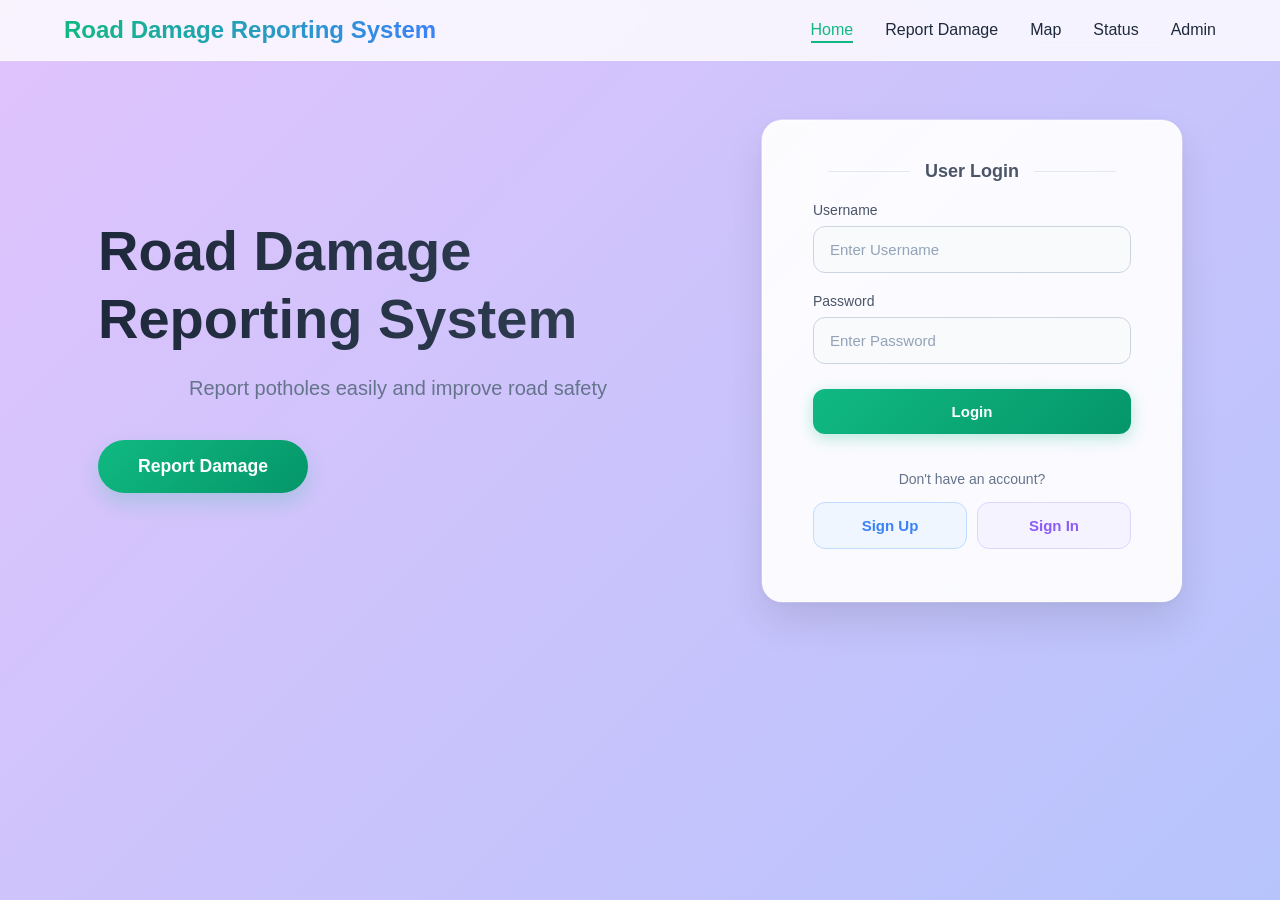
<file: index.html>
<!DOCTYPE html>
<html>
<head>
    <title>Home - Road Damage Reporting System</title>
    <link rel="stylesheet" href="style.css">
</head>
<body>

<header>
    <nav class="navbar">
        <div class="logo">Road Damage Reporting System</div>
        <ul class="nav-links">
            <li><a href="./" class="active">Home</a></li>
            <li><a href="report.html">Report Damage</a></li>
            <li><a href="map.html">Map</a></li>
            <li><a href="status.html">Status</a></li>
            <li><a href="admin.html">Admin</a></li>
        </ul>
    </nav>
</header>

<main class="hero-section">
    <div class="hero-content">
        <h1>Road Damage Reporting System</h1>
        <p class="tagline">Report potholes easily and improve road safety</p>
        <button class="cta-button" onclick="window.location.href='report.html'">Report Damage</button>
    </div>

    <div class="login-container">
        <h2>User Login</h2>
        <form action="login.html">
            <label>Username</label>
            <input type="text" placeholder="Enter Username">
            
            <label>Password</label>
            <input type="password" placeholder="Enter Password">
            
            <button type="submit">Login</button>
        </form>
        
        <p>Don't have an account?</p>
        <div class="action-buttons">
            <button class="signup" type="button" onclick="window.location.href='signup.html'">Sign Up</button>
            <button class="signin" type="button" onclick="window.location.href='login.html'">Sign In</button>
        </div>
    </div>
</main>

</body>
</html>
</file>
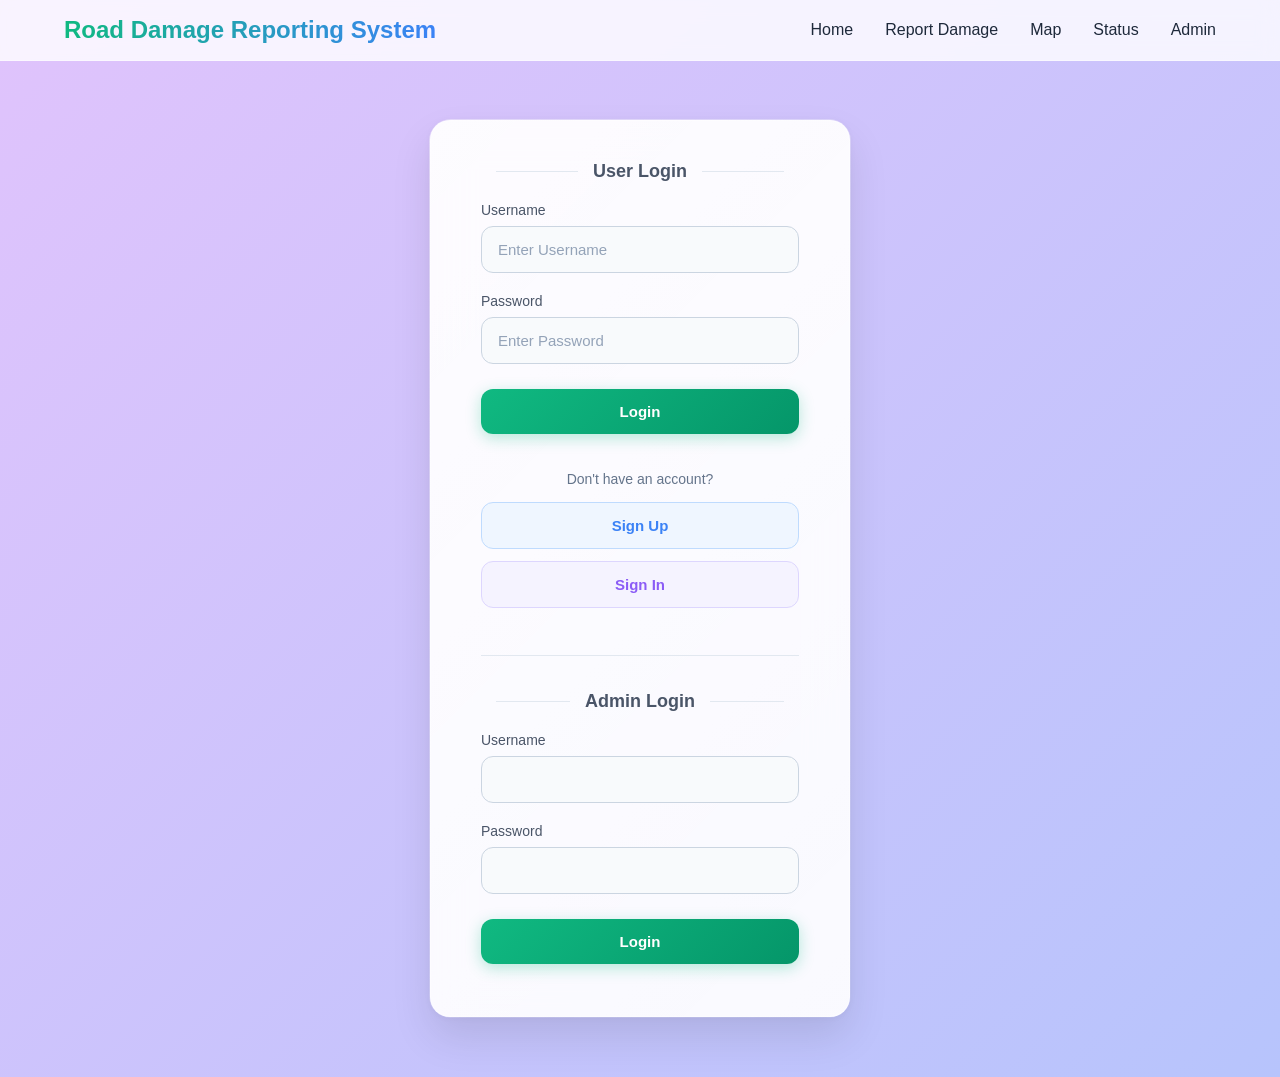
<file: login.html>
<!DOCTYPE html>
<html>
<head>
<title>Login - Road Damage Reporting</title>
<link rel="stylesheet" href="style.css">
</head>

<body>

<header>
    <nav class="navbar">
        <div class="logo">Road Damage Reporting System</div>
        <ul class="nav-links">
            <li><a href="./">Home</a></li>
            <li><a href="report.html">Report Damage</a></li>
            <li><a href="map.html">Map</a></li>
            <li><a href="status.html">Status</a></li>
            <li><a href="admin.html">Admin</a></li>
        </ul>
    </nav>
</header>

<main class="hero-section">
    <div class="login-container">
        <h2>User Login</h2>
        <form action="login.html">

<label>Username</label>
<input type="text" placeholder="Enter Username">

<label>Password</label>
<input type="password" placeholder="Enter Password">

<button type="submit">Login</button>

</form>

<p>Don't have an account?</p>

<button class="signup" onclick="window.location.href='signup.html'">Sign Up</button>
<button class="signin" onclick="window.location.href='login.html'">Sign In</button>

<hr>

<h2>Admin Login</h2>

<form action="admin.html">

<label>Username</label>
<input type="text">

<label>Password</label>
<input type="password">

<button type="submit">Login</button>

</form>

</div>

</body>
</html>
</file>
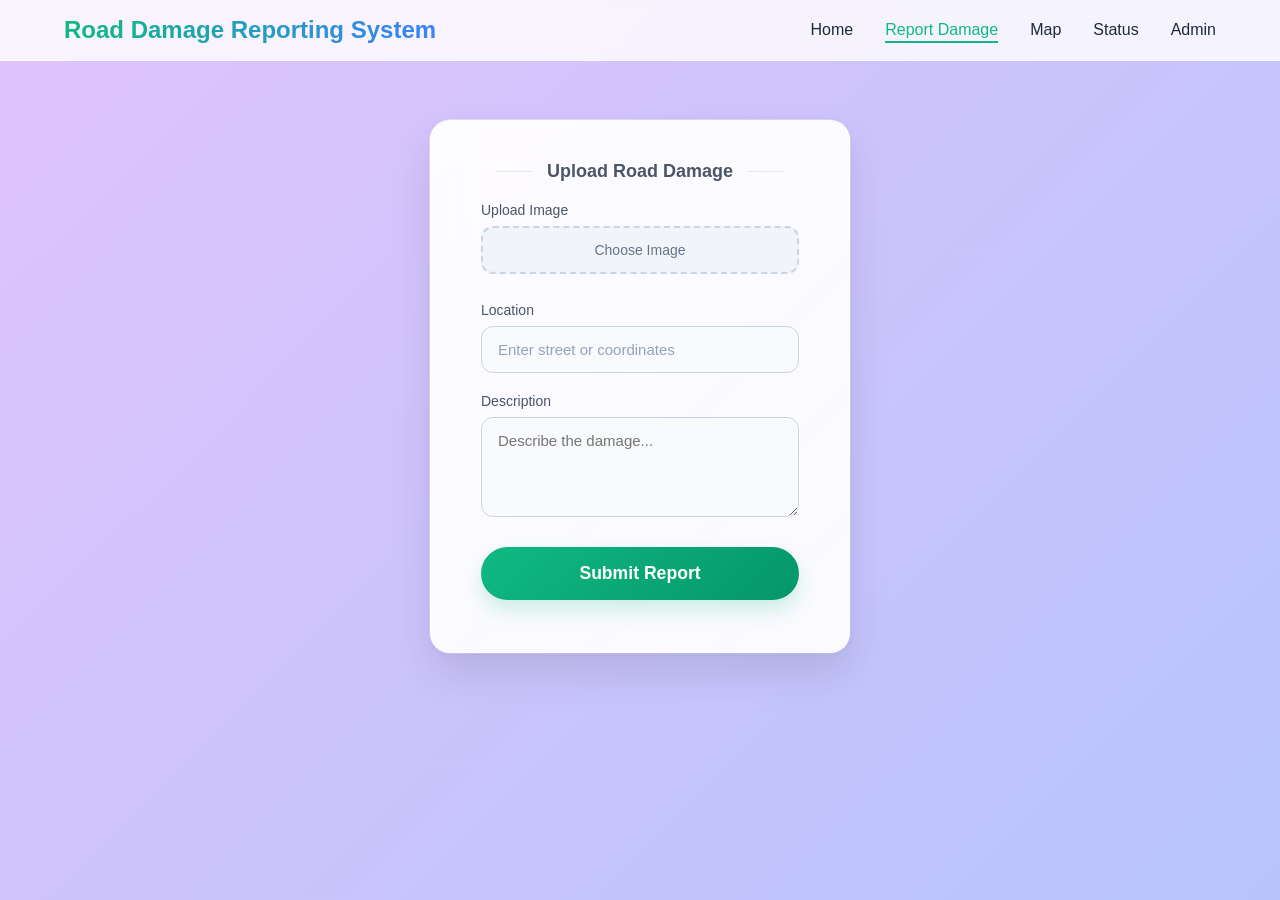
<file: report.html>
<!DOCTYPE html>
<html>
<head>
    <title>Report Damage - Road Damage Reporting System</title>
    <link rel="stylesheet" href="style.css">
</head>
<body>

<header>
    <nav class="navbar">
        <div class="logo">Road Damage Reporting System</div>
        <ul class="nav-links">
            <li><a href="./">Home</a></li>
            <li><a href="report.html" class="active">Report Damage</a></li>
            <li><a href="map.html">Map</a></li>
            <li><a href="status.html">Status</a></li>
            <li><a href="admin.html">Admin</a></li>
        </ul>
    </nav>
</header>

<main class="hero-section">
    <div class="login-container">
        <h2>Upload Road Damage</h2>
        <form>
            <label>Upload Image</label>
            <div class="file-upload">
                <input type="file" id="damage-image" hidden>
                <label for="damage-image" class="file-label">Choose Image</label>
            </div>
            
            <label>Location</label>
            <input type="text" placeholder="Enter street or coordinates">
            
            <label>Description</label>
            <textarea placeholder="Describe the damage..."></textarea>
            
            <button type="button" class="cta-button" style="width: 100%; margin-top: 10px;">Submit Report</button>
        </form>
    </div>
</main>

</body>
</html>
</file>
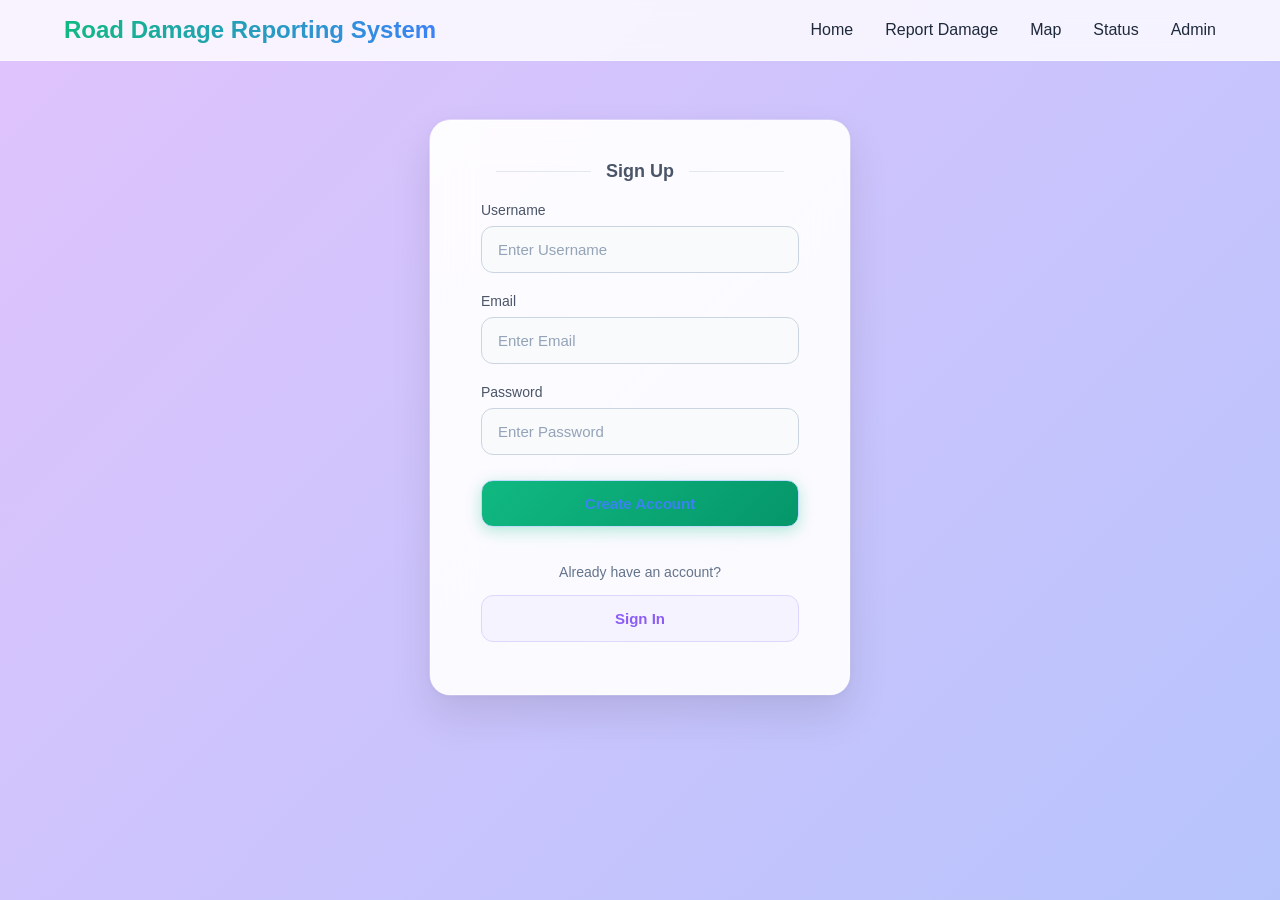
<file: signup.html>
<!DOCTYPE html>
<html>
<head>
<title>Sign Up - Road Damage Reporting</title>
<link rel="stylesheet" href="style.css">
</head>
<body>

<header>
    <nav class="navbar">
        <div class="logo">Road Damage Reporting System</div>
        <ul class="nav-links">
            <li><a href="./">Home</a></li>
            <li><a href="report.html">Report Damage</a></li>
            <li><a href="map.html">Map</a></li>
            <li><a href="status.html">Status</a></li>
            <li><a href="admin.html">Admin</a></li>
        </ul>
    </nav>
</header>

<main class="hero-section">
    <div class="login-container">
        <h2>Sign Up</h2>

<form action="login.html">
<label>Username</label>
<input type="text" placeholder="Enter Username">

<label>Email</label>
<input type="email" placeholder="Enter Email">

<label>Password</label>
<input type="password" placeholder="Enter Password">

<button type="submit" class="signup">Create Account</button>
</form>

<p>Already have an account?</p>
<button class="signin" onclick="window.location.href='login.html'">Sign In</button>

</div>
</body>
</html>
</file>
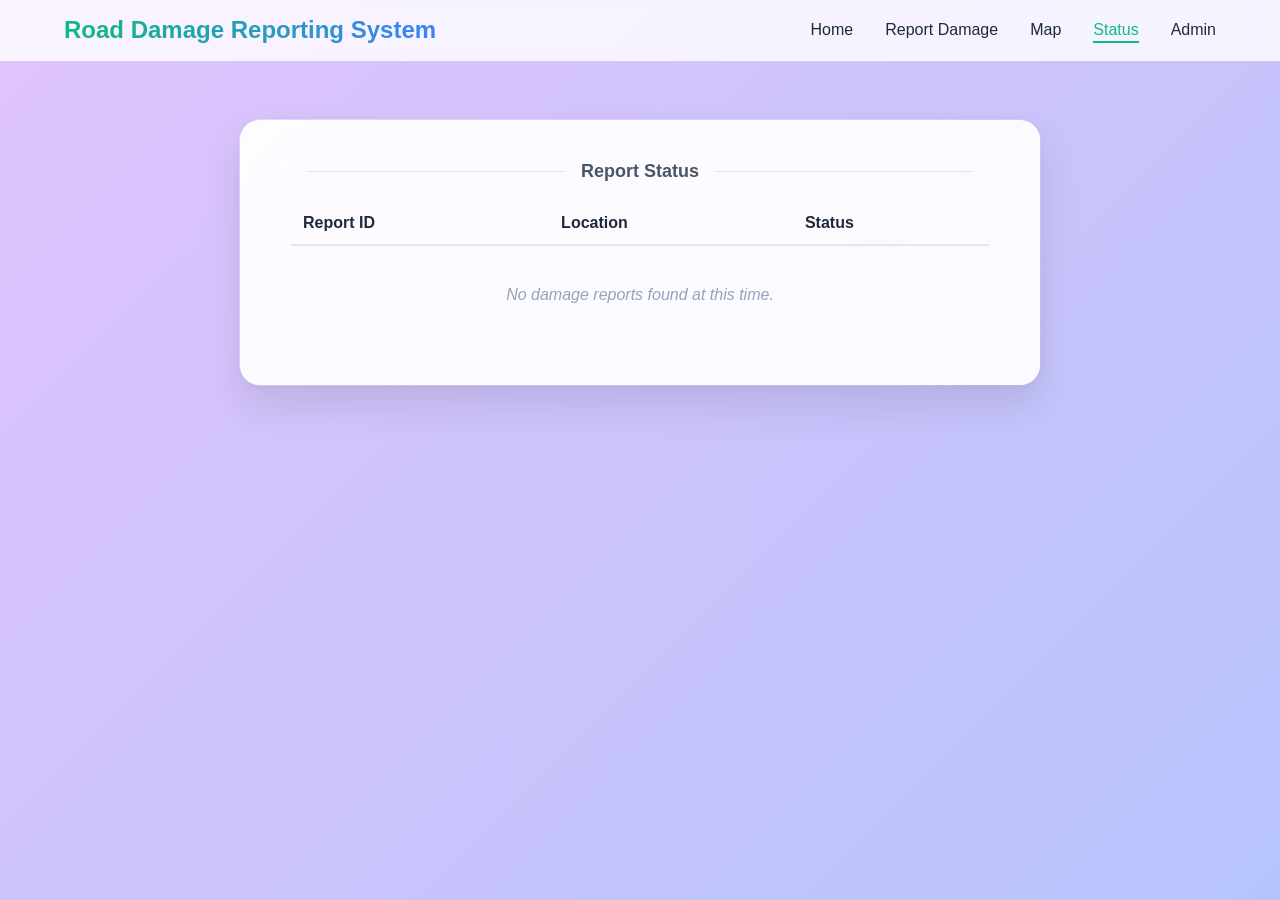
<file: status.html>
<!DOCTYPE html>
<html>
<head>
    <title>Report Status - Road Damage Reporting System</title>
    <link rel="stylesheet" href="style.css">
</head>
<body>

<header>
    <nav class="navbar">
        <div class="logo">Road Damage Reporting System</div>
        <ul class="nav-links">
            <li><a href="./">Home</a></li>
            <li><a href="report.html">Report Damage</a></li>
            <li><a href="map.html">Map</a></li>
            <li><a href="status.html" class="active">Status</a></li>
            <li><a href="admin.html">Admin</a></li>
        </ul>
    </nav>
</header>

<main class="hero-section">
    <div class="login-container" style="width: 80%; max-width: 800px;">
        <h2>Report Status</h2>
        <table style="width: 100%; border-collapse: collapse; margin-top: 20px;">
            <thead>
                <tr style="border-bottom: 2px solid #e2e8f0;">
                    <th style="padding: 12px; text-align: left;">Report ID</th>
                    <th style="padding: 12px; text-align: left;">Location</th>
                    <th style="padding: 12px; text-align: left;">Status</th>
                </tr>
            </thead>
            <tbody>
                <tr>
                    <td colspan="3" style="padding: 40px; text-align: center; color: #94a3b8; font-style: italic;">
                        No damage reports found at this time.
                    </td>
                </tr>
            </tbody>
        </table>
    </div>
</main>

</body>
</html>
</file>
<file: style.css>
:root {
    --primary: #10b981;
    --primary-hover: #059669;
    --secondary: #3b82f6;
    --bg-gradient: linear-gradient(135deg, #e0c3fc 0%, #8ec5fc 100%);
    --nav-bg: rgba(255, 255, 255, 0.8);
    --text-main: #1e293b;
    --text-muted: #64748b;
    --glass-border: rgba(255, 255, 255, 0.4);
    --glass-shadow: 0 8px 32px 0 rgba(31, 38, 135, 0.07);
}

* {
    box-sizing: border-box;
    margin: 0;
    padding: 0;
}

body {
    font-family: 'Inter', -apple-system, BlinkMacSystemFont, "Segoe UI", Roboto, sans-serif;
    background: var(--bg-gradient);
    background-size: 200% 200%;
    animation: gradientBG 10s ease infinite;
    min-height: 100vh;
    color: var(--text-main);
}

/* Navbar Styles */
.navbar {
    position: fixed;
    top: 0;
    left: 0;
    right: 0;
    display: flex;
    justify-content: space-between;
    align-items: center;
    padding: 1rem 5%;
    background: var(--nav-bg);
    backdrop-filter: blur(10px);
    -webkit-backdrop-filter: blur(10px);
    border-bottom: 1px solid var(--glass-border);
    z-index: 1000;
}

.logo {
    font-size: 1.5rem;
    font-weight: 700;
    background: linear-gradient(90deg, #10b981, #3b82f6);
    -webkit-background-clip: text;
    background-clip: text;
    -webkit-text-fill-color: transparent;
}

.nav-links {
    display: flex;
    list-style: none;
    gap: 2rem;
}

.nav-links a {
    text-decoration: none;
    color: var(--text-main);
    font-weight: 500;
    transition: all 0.3s ease;
    font-size: 1rem;
    position: relative;
}

.nav-links a:hover, .nav-links a.active {
    color: var(--primary);
}

.nav-links a::after {
    content: '';
    position: absolute;
    bottom: -5px;
    left: 0;
    width: 0;
    height: 2px;
    background: var(--primary);
    transition: width 0.3s ease;
}

.nav-links a:hover::after, .nav-links a.active::after {
    width: 100%;
}

/* Hero Section */
.hero-section {
    padding: 120px 5% 60px;
    display: flex;
    flex-wrap: wrap;
    align-items: center;
    justify-content: center;
    gap: 4rem;
}

.hero-content {
    flex: 1;
    min-width: 300px;
    max-width: 600px;
}

.hero-content h1 {
    font-size: 3.5rem;
    line-height: 1.2;
    margin-bottom: 1.5rem;
    text-align: left;
    background: linear-gradient(90deg, #1e293b, #334155);
    -webkit-background-clip: text;
    background-clip: text;
    -webkit-text-fill-color: transparent;
}

.tagline {
    font-size: 1.25rem;
    color: var(--text-muted);
    margin-bottom: 2.5rem;
}

.cta-button {
    width: auto;
    padding: 1rem 2.5rem;
    background: linear-gradient(135deg, var(--primary) 0%, var(--primary-hover) 100%);
    font-size: 1.1rem;
    border-radius: 50px;
    box-shadow: 0 10px 20px rgba(16, 185, 129, 0.2);
}

.cta-button:hover {
    transform: translateY(-3px);
    box-shadow: 0 15px 30px rgba(16, 185, 129, 0.3);
}

@keyframes gradientBG {
    0% { background-position: 0% 50%; }
    50% { background-position: 100% 50%; }
    100% { background-position: 0% 50%; }
}

.login-container {
    background: rgba(255, 255, 255, 0.9);
    padding: 40px 50px;
    width: 420px;
    border-radius: 20px;
    /* Soft modern shadow */
    box-shadow: 0 20px 40px rgba(0, 0, 0, 0.1), 0 1px 10px rgba(0, 0, 0, 0.05);
    backdrop-filter: blur(20px);
    -webkit-backdrop-filter: blur(20px);
    border: 1px solid rgba(255, 255, 255, 0.4);
    transition: transform 0.4s cubic-bezier(0.175, 0.885, 0.32, 1.275);
}

.login-container:hover {
    transform: translateY(-5px);
}

h1 {
    font-size: 26px;
    font-weight: 700;
    text-align: center;
    margin-bottom: 30px;
    color: #1a1a1a;
    /* Subtle text gradient */
    background: linear-gradient(90deg, #2c3e50, #2980b9);
    -webkit-background-clip: text;
    background-clip: text;
    -webkit-text-fill-color: transparent;
    line-height: 1.3;
}

h2 {
    font-size: 18px;
    font-weight: 600;
    margin-bottom: 20px;
    color: #4a5568;
    text-align: center;
    display: flex;
    align-items: center;
    justify-content: center;
}

h2::before, h2::after {
    content: "";
    flex: 1;
    height: 1px;
    background: #e2e8f0;
    margin: 0 15px;
}

form {
    display: flex;
    flex-direction: column;
}

label {
    font-size: 14px;
    font-weight: 500;
    margin-bottom: 8px;
    color: #4a5568;
}

input {
    width: 100%;
    padding: 14px 16px;
    margin-bottom: 20px;
    border: 1px solid #cbd5e1;
    border-radius: 12px;
    font-size: 15px;
    font-family: inherit;
    transition: all 0.3s ease;
    background-color: #f8fafc;
    color: #1e293b;
}

input:focus {
    outline: none;
    border-color: #3b82f6;
    background-color: #fff;
    box-shadow: 0 0 0 4px rgba(59, 130, 246, 0.15);
}

input::placeholder {
    color: #94a3b8;
}

button {
    width: 100%;
    padding: 14px;
    border: none;
    border-radius: 12px;
    font-size: 15px;
    font-weight: 600;
    font-family: inherit;
    color: white;
    cursor: pointer;
    transition: all 0.3s ease;
    margin-bottom: 12px;
    position: relative;
    overflow: hidden;
}

/* Primary Button (Login) */
button[type="submit"] {
    background: linear-gradient(135deg, #10b981 0%, #059669 100%);
    box-shadow: 0 4px 15px rgba(16, 185, 129, 0.3);
    margin-top: 5px;
}

button[type="submit"]:hover {
    transform: translateY(-2px);
    box-shadow: 0 6px 20px rgba(16, 185, 129, 0.4);
    background: linear-gradient(135deg, #34d399 0%, #10b981 100%);
}

button[type="submit"]:active {
    transform: translateY(0);
}

/* Secondary Buttons Container */
.action-buttons {
    display: flex;
    gap: 10px;
}

.signup, .signin {
    background: #f8fafc;
    border: 1px solid #e2e8f0;
    color: #64748b;
    box-shadow: none;
}

.signup {
    color: #3b82f6;
    border-color: #bfdbfe;
    background: #eff6ff;
}

.signup:hover {
    background: #3b82f6;
    color: white;
    transform: translateY(-2px);
    box-shadow: 0 4px 12px rgba(59, 130, 246, 0.2);
}

.signin {
    color: #8b5cf6;
    border-color: #ddd6fe;
    background: #f5f3ff;
}

.signin:hover {
    background: #8b5cf6;
    color: white;
    transform: translateY(-2px);
    box-shadow: 0 4px 12px rgba(139, 92, 246, 0.2);
}

p {
    text-align: center;
    font-size: 14px;
    color: #64748b;
    margin: 25px 0 15px 0;
}

hr {
    border: none;
    height: 1px;
    background: #e2e8f0;
    margin: 35px 0;
}

/* Form Elements */
textarea {
    width: 100%;
    padding: 14px 16px;
    margin-bottom: 20px;
    border: 1px solid #cbd5e1;
    border-radius: 12px;
    font-size: 15px;
    font-family: inherit;
    transition: all 0.3s ease;
    background-color: #f8fafc;
    color: #1e293b;
    resize: vertical;
    min-height: 100px;
}

textarea:focus {
    outline: none;
    border-color: #3b82f6;
    background-color: #fff;
    box-shadow: 0 0 0 4px rgba(59, 130, 246, 0.15);
}

.file-upload {
    margin-bottom: 20px;
}

.file-label {
    display: inline-block;
    width: 100%;
    padding: 14px;
    background: #f1f5f9;
    border: 2px dashed #cbd5e1;
    border-radius: 12px;
    text-align: center;
    cursor: pointer;
    font-weight: 500;
    color: #64748b;
    transition: all 0.3s ease;
}

.file-label:hover {
    background: #e2e8f0;
    border-color: #3b82f6;
    color: #3b82f6;
}

/* Map Page Elements */
#map {
    z-index: 1;
}

.map-legend {
    display: flex;
    justify-content: center;
    gap: 20px;
    margin-bottom: 20px;
    font-weight: 500;
}

.map-purpose {
    text-align: left;
    margin-top: 20px;
    padding-top: 20px;
    border-top: 1px solid #e2e8f0;
}

.map-purpose h3 {
    font-size: 1.1rem;
    color: var(--text-main);
    margin-bottom: 10px;
}

.map-purpose ul {
    list-style: none;
}

.map-purpose li {
    margin-bottom: 8px;
    color: var(--text-muted);
}

/* Custom glowing effect on forms */
.login-container::before {
    content: '';
    position: absolute;
    top: -2px; left: -2px; right: -2px; bottom: -2px;
    background: linear-gradient(135deg, rgba(255,255,255,0.4), rgba(255,255,255,0.1));
    z-index: -1;
    border-radius: 22px;
}
</file>
